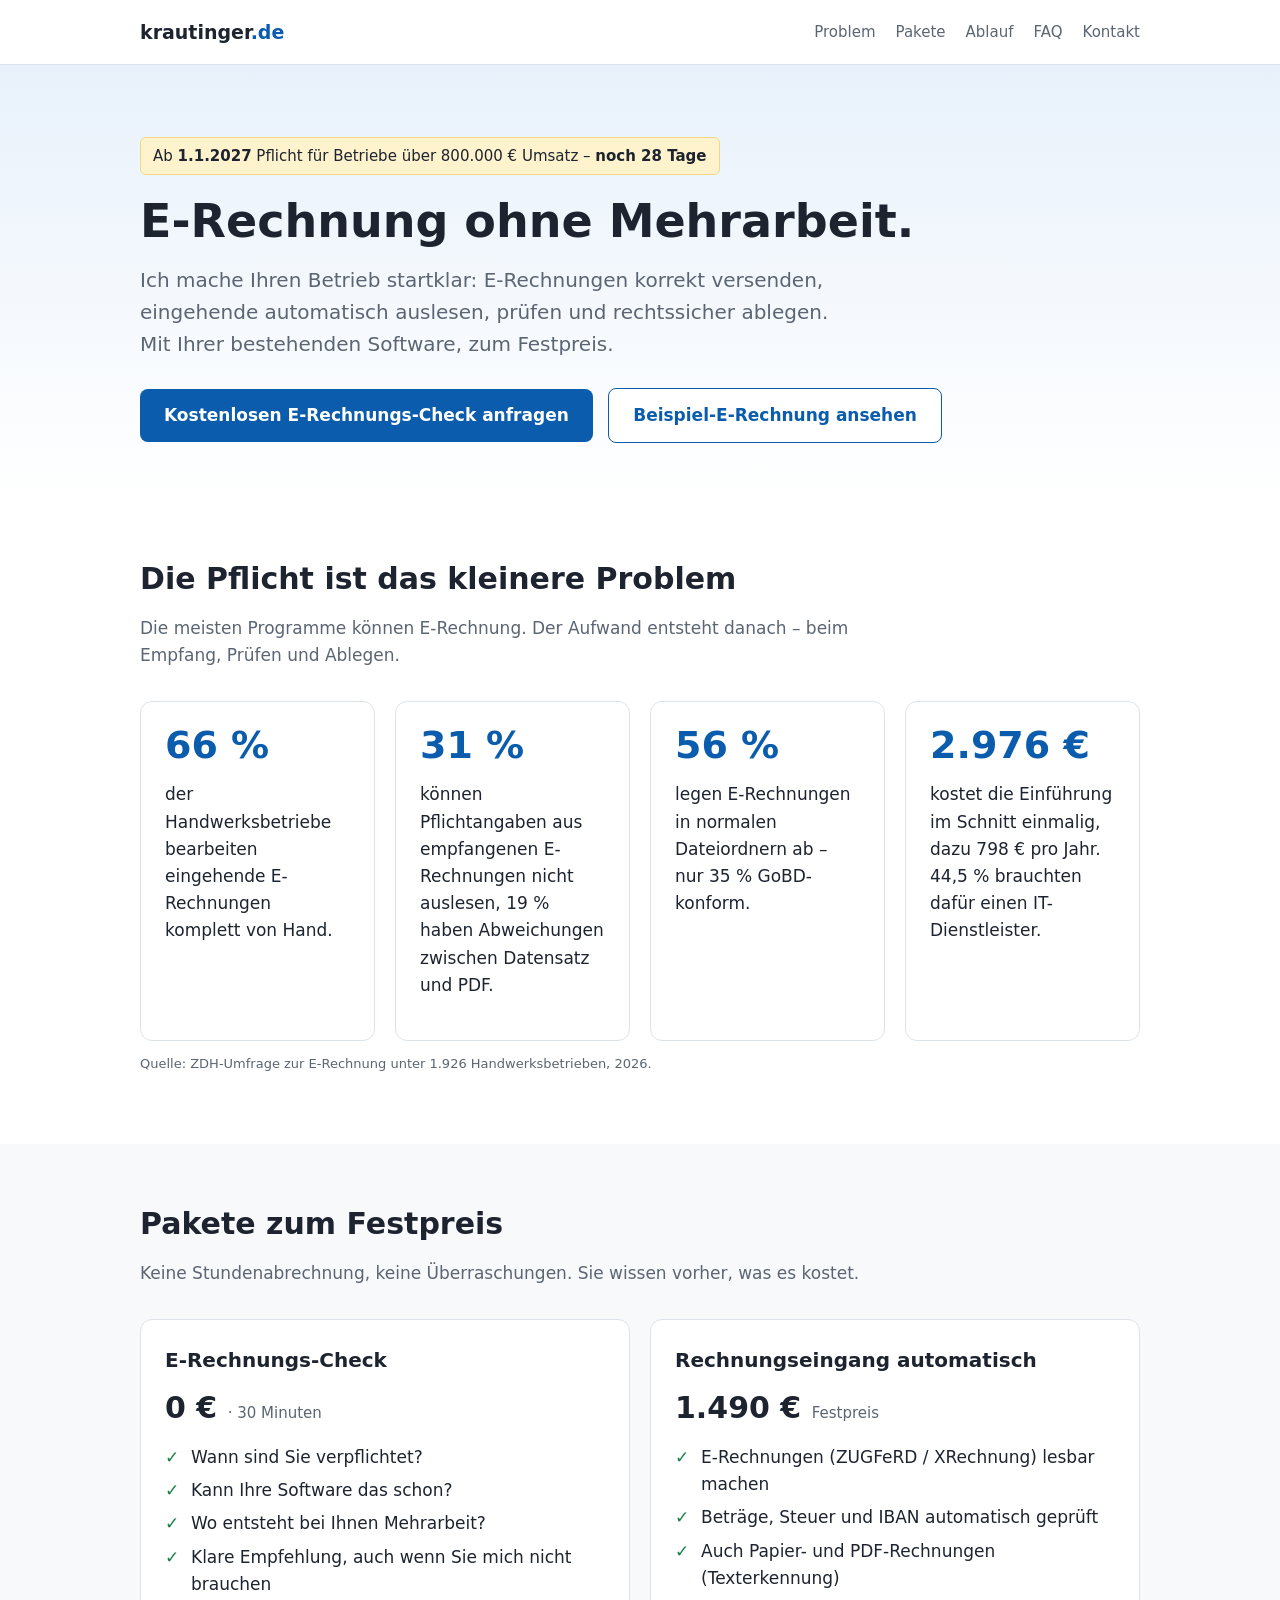
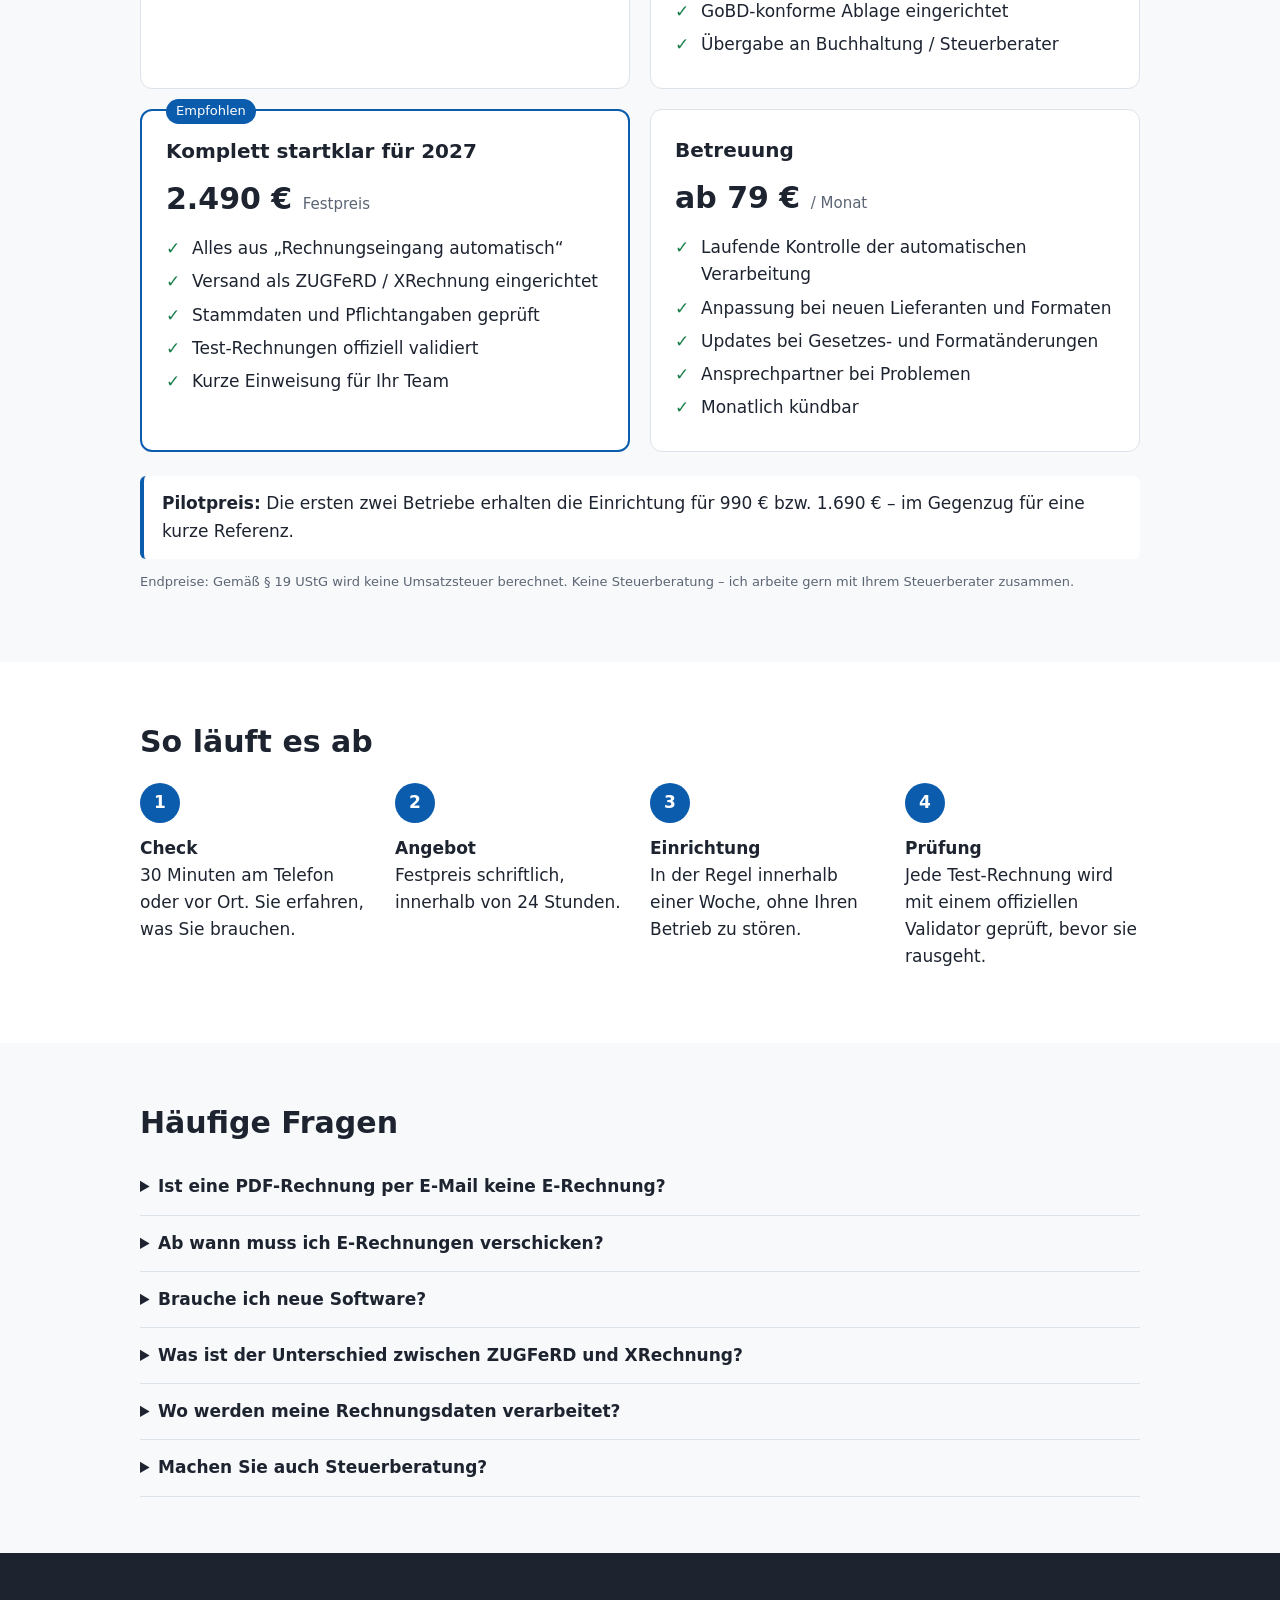
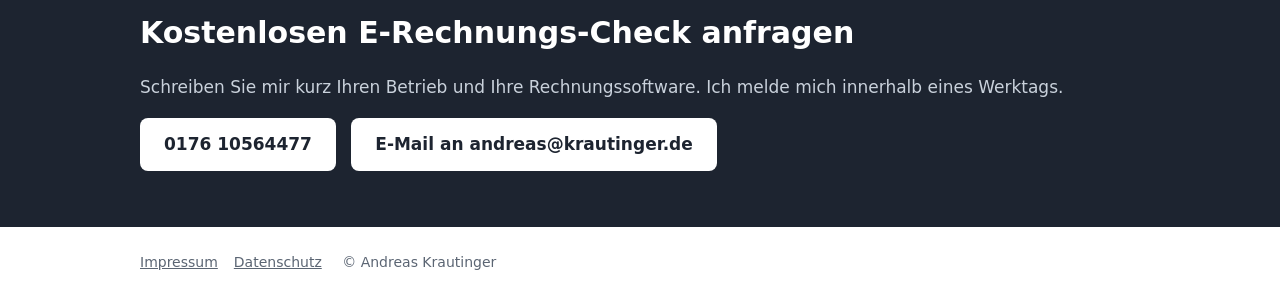
<file: index.html>
<!doctype html>
<html lang="de">
<head>
<meta charset="utf-8">
<meta name="viewport" content="width=device-width,initial-scale=1">
<title>E-Rechnung ohne Mehrarbeit – Andreas Krautinger</title>
<meta name="description" content="E-Rechnungspflicht 2027: Ich mache Ihren Betrieb startklar – ZUGFeRD/XRechnung versenden, eingehende E-Rechnungen automatisch auslesen, prüfen und GoBD-konform ablegen. Festpreis.">
<link rel="stylesheet" href="style.css">
</head>
<body>
<header><div class="w">
  <a class="logo" href="./">krautinger<span>.de</span></a>
  <nav><a href="#problem">Problem</a><a href="#pakete">Pakete</a><a href="#ablauf">Ablauf</a><a href="#faq">FAQ</a><a href="#kontakt">Kontakt</a></nav>
</div></header>

<div class="hero"><div class="w">
  <div class="frist">Ab <strong>1.1.2027</strong> Pflicht für Betriebe über 800.000 € Umsatz – <strong id="tage">…</strong></div>
  <h1>E-Rechnung ohne Mehrarbeit.</h1>
  <p class="lead">Ich mache Ihren Betrieb startklar: E-Rechnungen korrekt versenden, eingehende automatisch auslesen, prüfen und rechtssicher ablegen. Mit Ihrer bestehenden Software, zum Festpreis.</p>
  <a class="btn" href="#kontakt">Kostenlosen E-Rechnungs-Check anfragen</a>
  <a class="btn sec" href="beispiel-e-rechnung.pdf">Beispiel-E-Rechnung ansehen</a>
</div></div>

<section id="problem"><div class="w">
  <h2>Die Pflicht ist das kleinere Problem</h2>
  <p class="sub">Die meisten Programme können E-Rechnung. Der Aufwand entsteht danach – beim Empfang, Prüfen und Ablegen.</p>
  <div class="grid">
    <div class="card"><div class="num">66 %</div><p>der Handwerksbetriebe bearbeiten eingehende E-Rechnungen komplett von Hand.</p></div>
    <div class="card"><div class="num">31 %</div><p>können Pflichtangaben aus empfangenen E-Rechnungen nicht auslesen, 19 % haben Abweichungen zwischen Datensatz und PDF.</p></div>
    <div class="card"><div class="num">56 %</div><p>legen E-Rechnungen in normalen Dateiordnern ab – nur 35 % GoBD-konform.</p></div>
    <div class="card"><div class="num">2.976 €</div><p>kostet die Einführung im Schnitt einmalig, dazu 798 € pro Jahr. 44,5 % brauchten dafür einen IT-Dienstleister.</p></div>
  </div>
  <p class="src">Quelle: ZDH-Umfrage zur E-Rechnung unter 1.926 Handwerksbetrieben, 2026.</p>
</div></section>

<section id="pakete" class="alt"><div class="w">
  <h2>Pakete zum Festpreis</h2>
  <p class="sub">Keine Stundenabrechnung, keine Überraschungen. Sie wissen vorher, was es kostet.</p>
  <div class="grid pk">
    <div class="card">
      <h3>E-Rechnungs-Check</h3>
      <div class="price">0 € <small>· 30 Minuten</small></div>
      <ul class="ck"><li>Wann sind Sie verpflichtet?</li><li>Kann Ihre Software das schon?</li><li>Wo entsteht bei Ihnen Mehrarbeit?</li><li>Klare Empfehlung, auch wenn Sie mich nicht brauchen</li></ul>
    </div>
    <div class="card">
      <h3>Rechnungseingang automatisch</h3>
      <div class="price">1.490 € <small>Festpreis</small></div>
      <ul class="ck"><li>E-Rechnungen (ZUGFeRD / XRechnung) lesbar machen</li><li>Beträge, Steuer und IBAN automatisch geprüft</li><li>Auch Papier- und PDF-Rechnungen (Texterkennung)</li><li>GoBD-konforme Ablage eingerichtet</li><li>Übergabe an Buchhaltung / Steuerberater</li></ul>
    </div>
    <div class="card top"><span class="badge">Empfohlen</span>
      <h3>Komplett startklar für 2027</h3>
      <div class="price">2.490 € <small>Festpreis</small></div>
      <ul class="ck"><li>Alles aus „Rechnungseingang automatisch“</li><li>Versand als ZUGFeRD / XRechnung eingerichtet</li><li>Stammdaten und Pflichtangaben geprüft</li><li>Test-Rechnungen offiziell validiert</li><li>Kurze Einweisung für Ihr Team</li></ul>
    </div>
    <div class="card">
      <h3>Betreuung</h3>
      <div class="price">ab 79 € <small>/ Monat</small></div>
      <ul class="ck"><li>Laufende Kontrolle der automatischen Verarbeitung</li><li>Anpassung bei neuen Lieferanten und Formaten</li><li>Updates bei Gesetzes- und Formatänderungen</li><li>Ansprechpartner bei Problemen</li><li>Monatlich kündbar</li></ul>
    </div>
  </div>
  <p class="pilot"><strong>Pilotpreis:</strong> Die ersten zwei Betriebe erhalten die Einrichtung für 990 € bzw. 1.690 € – im Gegenzug für eine kurze Referenz.</p>
  <p class="src">Endpreise: Gemäß § 19 UStG wird keine Umsatzsteuer berechnet. Keine Steuerberatung – ich arbeite gern mit Ihrem Steuerberater zusammen.</p>
</div></section>

<section id="ablauf"><div class="w">
  <h2>So läuft es ab</h2>
  <ol class="steps">
    <li><strong>Check</strong><br>30 Minuten am Telefon oder vor Ort. Sie erfahren, was Sie brauchen.</li>
    <li><strong>Angebot</strong><br>Festpreis schriftlich, innerhalb von 24 Stunden.</li>
    <li><strong>Einrichtung</strong><br>In der Regel innerhalb einer Woche, ohne Ihren Betrieb zu stören.</li>
    <li><strong>Prüfung</strong><br>Jede Test-Rechnung wird mit einem offiziellen Validator geprüft, bevor sie rausgeht.</li>
  </ol>
</div></section>

<section id="faq" class="alt"><div class="w">
  <h2>Häufige Fragen</h2>
  <details><summary>Ist eine PDF-Rechnung per E-Mail keine E-Rechnung?</summary><p>Nein. Eine E-Rechnung ist ein strukturierter Datensatz nach EN 16931 (z. B. XRechnung oder ZUGFeRD). Eine normale PDF gilt seit 2025 als „sonstige Rechnung“ und ist im B2B-Bereich nur noch übergangsweise erlaubt.</p></details>
  <details><summary>Ab wann muss ich E-Rechnungen verschicken?</summary><p>Empfangen müssen alle Unternehmen schon seit 1.1.2025. Versenden: ab 1.1.2027 bei mehr als 800.000 € Vorjahresumsatz, ab 1.1.2028 für alle.</p></details>
  <details><summary>Brauche ich neue Software?</summary><p>Meist nicht. Die meisten Betriebe können ihr bisheriges Programm weiter nutzen. Ich richte es richtig ein und schließe die Lücken beim Empfang und bei der Ablage.</p></details>
  <details><summary>Was ist der Unterschied zwischen ZUGFeRD und XRechnung?</summary><p>ZUGFeRD ist eine PDF mit eingebettetem Datensatz – Mensch und Maschine können sie lesen. XRechnung ist reines XML und wird vor allem von öffentlichen Auftraggebern verlangt. Ich richte ein, was Ihre Kunden brauchen.</p></details>
  <details><summary>Wo werden meine Rechnungsdaten verarbeitet?</summary><p>Bei Ihnen oder auf Servern in Deutschland bzw. der EU, auf Wunsch komplett lokal ohne Cloud.</p></details>
  <details><summary>Machen Sie auch Steuerberatung?</summary><p>Nein. Ich übernehme die Technik. Steuerliche Fragen klären Sie mit Ihrem Steuerberater – mit dem stimme ich mich gern ab.</p></details>
</div></section>

<section id="kontakt" class="kontakt"><div class="w">
  <h2>Kostenlosen E-Rechnungs-Check anfragen</h2>
  <p>Schreiben Sie mir kurz Ihren Betrieb und Ihre Rechnungssoftware. Ich melde mich innerhalb eines Werktags.</p>
  <a class="btn" href="tel:+4917610564477">0176 10564477</a> <a class="btn" style="margin-left:10px" href="mailto:andreas@krautinger.de?subject=E-Rechnungs-Check&amp;body=Betrieb%3A%0ARechnungssoftware%3A%0ARechnungen%20pro%20Monat%3A%0ATelefon%3A">E-Mail an andreas@krautinger.de</a>
</div></section>

<footer><div class="w">
  <a href="impressum.html">Impressum</a><a href="datenschutz.html">Datenschutz</a> © Andreas Krautinger
</div></footer>
<script>
(function(){var d=Math.ceil((new Date(2027,0,1)-new Date())/864e5);document.getElementById("tage").textContent=d>0?"noch "+d+" Tage":"jetzt Pflicht";})();
</script>
</body>
</html>
</file>
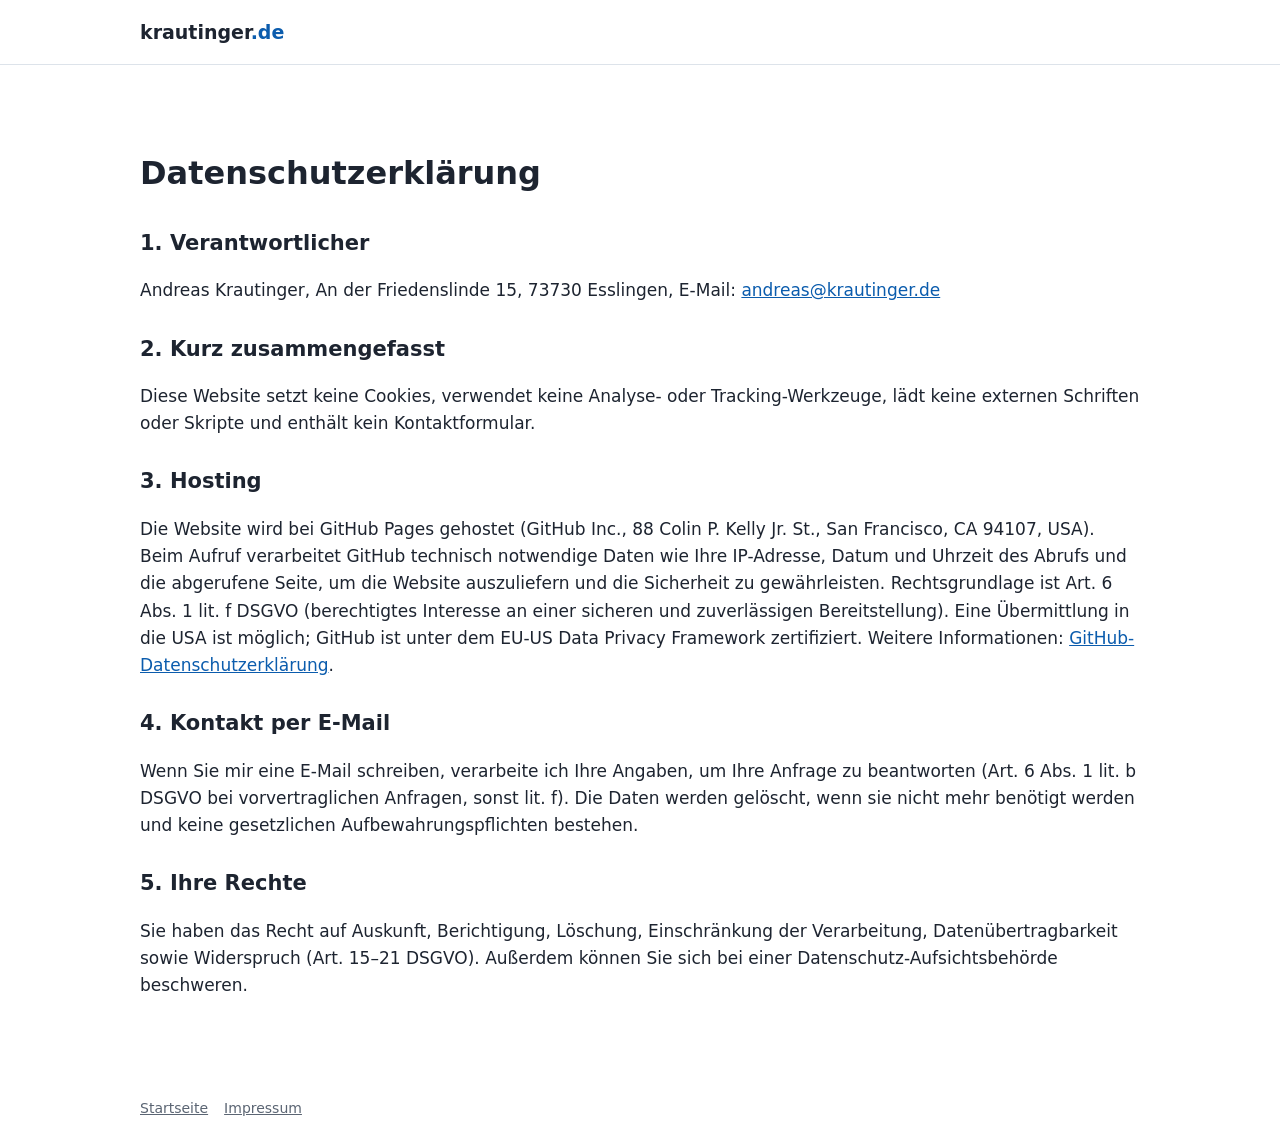
<file: datenschutz.html>
<!doctype html>
<html lang="de"><head><meta charset="utf-8"><meta name="viewport" content="width=device-width,initial-scale=1"><meta name="robots" content="noindex"><title>Datenschutz – krautinger.de</title><link rel="stylesheet" href="style.css"></head>
<body><header><div class="w"><a class="logo" href="./">krautinger<span>.de</span></a></div></header>
<section class="legal"><div class="w">
<h1>Datenschutzerklärung</h1>
<h2>1. Verantwortlicher</h2>
<p>Andreas Krautinger, An der Friedenslinde 15, 73730 Esslingen, E-Mail: <a href="mailto:andreas@krautinger.de">andreas@krautinger.de</a></p>
<h2>2. Kurz zusammengefasst</h2>
<p>Diese Website setzt keine Cookies, verwendet keine Analyse- oder Tracking-Werkzeuge, lädt keine externen Schriften oder Skripte und enthält kein Kontaktformular.</p>
<h2>3. Hosting</h2>
<p>Die Website wird bei GitHub Pages gehostet (GitHub Inc., 88 Colin P. Kelly Jr. St., San Francisco, CA 94107, USA). Beim Aufruf verarbeitet GitHub technisch notwendige Daten wie Ihre IP-Adresse, Datum und Uhrzeit des Abrufs und die abgerufene Seite, um die Website auszuliefern und die Sicherheit zu gewährleisten. Rechtsgrundlage ist Art. 6 Abs. 1 lit. f DSGVO (berechtigtes Interesse an einer sicheren und zuverlässigen Bereitstellung). Eine Übermittlung in die USA ist möglich; GitHub ist unter dem EU-US Data Privacy Framework zertifiziert. Weitere Informationen: <a href="https://docs.github.com/de/site-policy/privacy-policies/github-general-privacy-statement">GitHub-Datenschutzerklärung</a>.</p>
<h2>4. Kontakt per E-Mail</h2>
<p>Wenn Sie mir eine E-Mail schreiben, verarbeite ich Ihre Angaben, um Ihre Anfrage zu beantworten (Art. 6 Abs. 1 lit. b DSGVO bei vorvertraglichen Anfragen, sonst lit. f). Die Daten werden gelöscht, wenn sie nicht mehr benötigt werden und keine gesetzlichen Aufbewahrungspflichten bestehen.</p>
<h2>5. Ihre Rechte</h2>
<p>Sie haben das Recht auf Auskunft, Berichtigung, Löschung, Einschränkung der Verarbeitung, Datenübertragbarkeit sowie Widerspruch (Art. 15–21 DSGVO). Außerdem können Sie sich bei einer Datenschutz-Aufsichtsbehörde beschweren.</p>
</div></section>
<footer><div class="w"><a href="./">Startseite</a><a href="impressum.html">Impressum</a></div></footer></body></html>
</file>
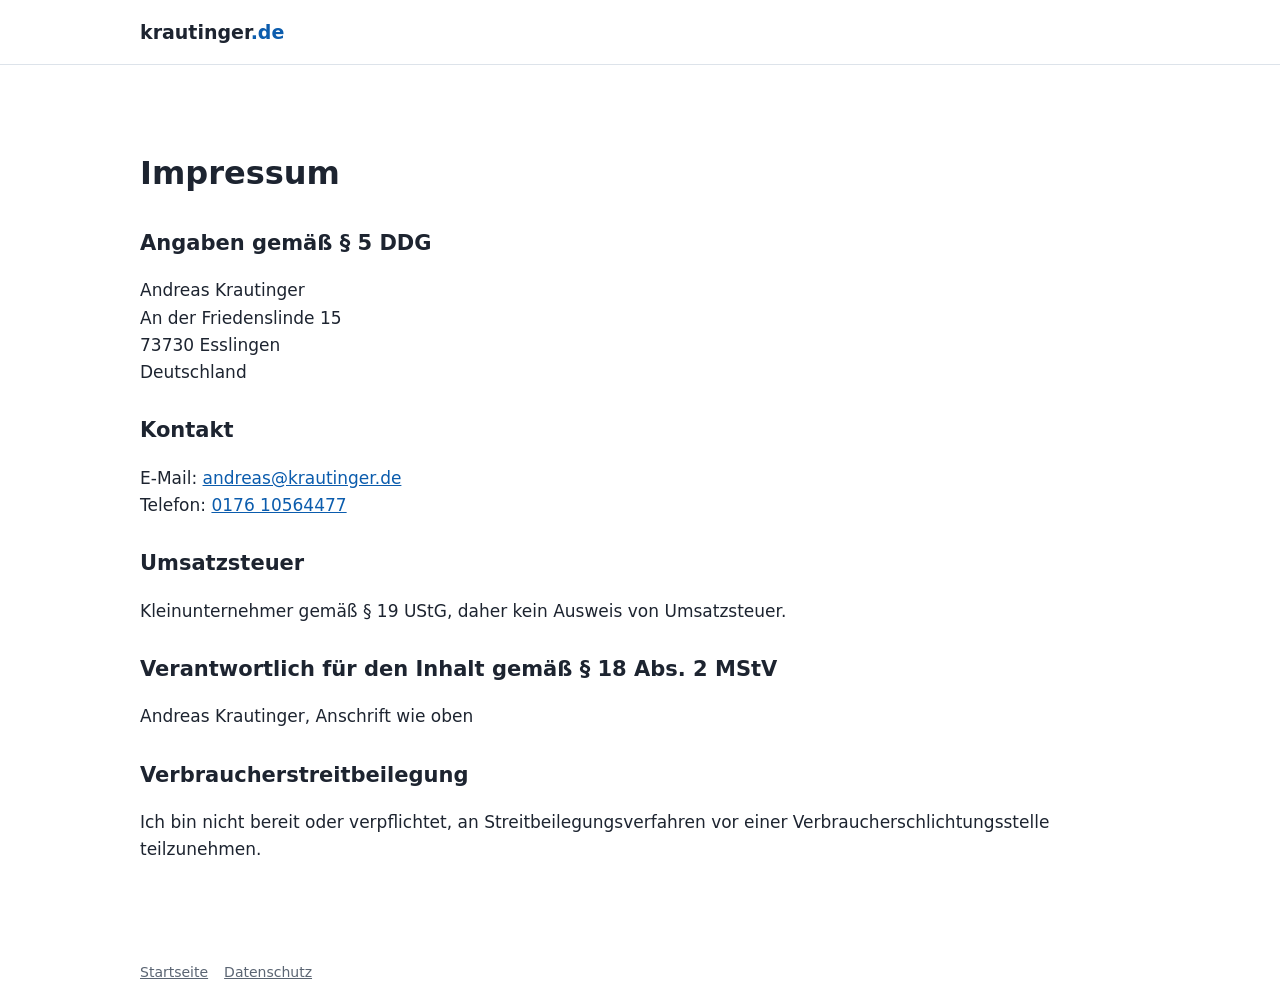
<file: impressum.html>
<!doctype html>
<html lang="de"><head><meta charset="utf-8"><meta name="viewport" content="width=device-width,initial-scale=1"><meta name="robots" content="noindex"><title>Impressum – krautinger.de</title><link rel="stylesheet" href="style.css"></head>
<body><header><div class="w"><a class="logo" href="./">krautinger<span>.de</span></a></div></header>
<section class="legal"><div class="w">
<h1>Impressum</h1>
<h2>Angaben gemäß § 5 DDG</h2>
<p>Andreas Krautinger<br>An der Friedenslinde 15<br>73730 Esslingen<br>Deutschland</p>
<h2>Kontakt</h2>
<p>E-Mail: <a href="mailto:andreas@krautinger.de">andreas@krautinger.de</a><br>Telefon: <a href="tel:+4917610564477">0176 10564477</a></p>
<h2>Umsatzsteuer</h2>
<p>Kleinunternehmer gemäß § 19 UStG, daher kein Ausweis von Umsatzsteuer.</p>
<h2>Verantwortlich für den Inhalt gemäß § 18 Abs. 2 MStV</h2>
<p>Andreas Krautinger, Anschrift wie oben</p>
<h2>Verbraucherstreitbeilegung</h2>
<p>Ich bin nicht bereit oder verpflichtet, an Streitbeilegungsverfahren vor einer Verbraucherschlichtungsstelle teilzunehmen.</p>
</div></section>
<footer><div class="w"><a href="./">Startseite</a><a href="datenschutz.html">Datenschutz</a></div></footer></body></html>
</file>
<file: style.css>
:root{--c:#0b5cad;--c2:#e8f1fb;--t:#1d2430;--m:#5b6573;--b:#dde3ea;--ok:#1a7f4b}
*{box-sizing:border-box}
body{margin:0;font:17px/1.6 system-ui,-apple-system,"Segoe UI",Roboto,Helvetica,Arial,sans-serif;color:var(--t);background:#fff}
a{color:var(--c)}
.w{max-width:1040px;margin:0 auto;padding:0 20px}
header{border-bottom:1px solid var(--b)}
header .w{display:flex;justify-content:space-between;align-items:center;height:64px}
.logo{font-weight:700;text-decoration:none;color:var(--t);font-size:19px}
.logo span{color:var(--c)}
nav a{margin-left:20px;text-decoration:none;color:var(--m);font-size:15px}
.hero{background:linear-gradient(180deg,var(--c2),#fff);padding:72px 0 56px}
.hero h1{font-size:clamp(30px,5vw,46px);line-height:1.15;margin:0 0 16px}
.hero p.lead{font-size:20px;color:var(--m);max-width:720px;margin:0 0 28px}
.btn{display:inline-block;background:var(--c);color:#fff;padding:13px 24px;border-radius:8px;text-decoration:none;font-weight:600}
.btn.sec{background:#fff;color:var(--c);border:1px solid var(--c);margin-left:10px}
.frist{display:inline-block;background:#fff3cd;border:1px solid #f0d78c;border-radius:6px;padding:6px 12px;font-size:15px;margin-bottom:20px}
section{padding:56px 0}
section.alt{background:#f7f9fb}
h2{font-size:30px;margin:0 0 12px}
.sub{color:var(--m);margin:0 0 32px;max-width:720px}
.grid{display:grid;gap:20px;grid-template-columns:repeat(auto-fit,minmax(220px,1fr))}
.grid.pk{grid-template-columns:repeat(auto-fit,minmax(min(340px,100%),1fr))}
.price small{white-space:nowrap}
.pilot{margin:24px 0 0;padding:14px 18px;border-left:4px solid var(--c);background:#fff;border-radius:6px}
.card{border:1px solid var(--b);border-radius:12px;padding:24px;background:#fff}
.card h3{margin:0 0 8px;font-size:20px}
.num{font-size:38px;font-weight:700;color:var(--c);line-height:1}
.price{font-size:30px;font-weight:700;margin:8px 0}
.price small{font-size:15px;color:var(--m);font-weight:400}
.card.top{border:2px solid var(--c);position:relative}
.badge{position:absolute;top:-12px;left:24px;background:var(--c);color:#fff;font-size:13px;padding:2px 10px;border-radius:20px}
ul.ck{list-style:none;padding:0;margin:12px 0 0}
ul.ck li{padding-left:26px;position:relative;margin:6px 0}
ul.ck li:before{content:"✓";position:absolute;left:0;color:var(--ok);font-weight:700}
ol.steps{counter-reset:s;list-style:none;padding:0;display:grid;gap:20px;grid-template-columns:repeat(auto-fit,minmax(220px,1fr))}
ol.steps li{counter-increment:s;padding-top:52px;position:relative}
ol.steps li:before{content:counter(s);position:absolute;top:0;left:0;width:40px;height:40px;border-radius:50%;background:var(--c);color:#fff;display:flex;align-items:center;justify-content:center;font-weight:700}
details{border-bottom:1px solid var(--b);padding:14px 0}
summary{cursor:pointer;font-weight:600}
.src{font-size:13px;color:var(--m)}
.kontakt{background:var(--t);color:#fff}
.kontakt a.btn{background:#fff;color:var(--t)}
.kontakt p{color:#c9d1db}
footer{padding:24px 0;font-size:14px;color:var(--m)}
footer a{color:var(--m);margin-right:16px}
.legal h1{font-size:32px}.legal h2{font-size:21px;margin-top:28px}
.ph{background:#fff3cd;padding:0 4px}
@media(max-width:600px){nav{display:none}.btn.sec{margin:10px 0 0}}
</file>
